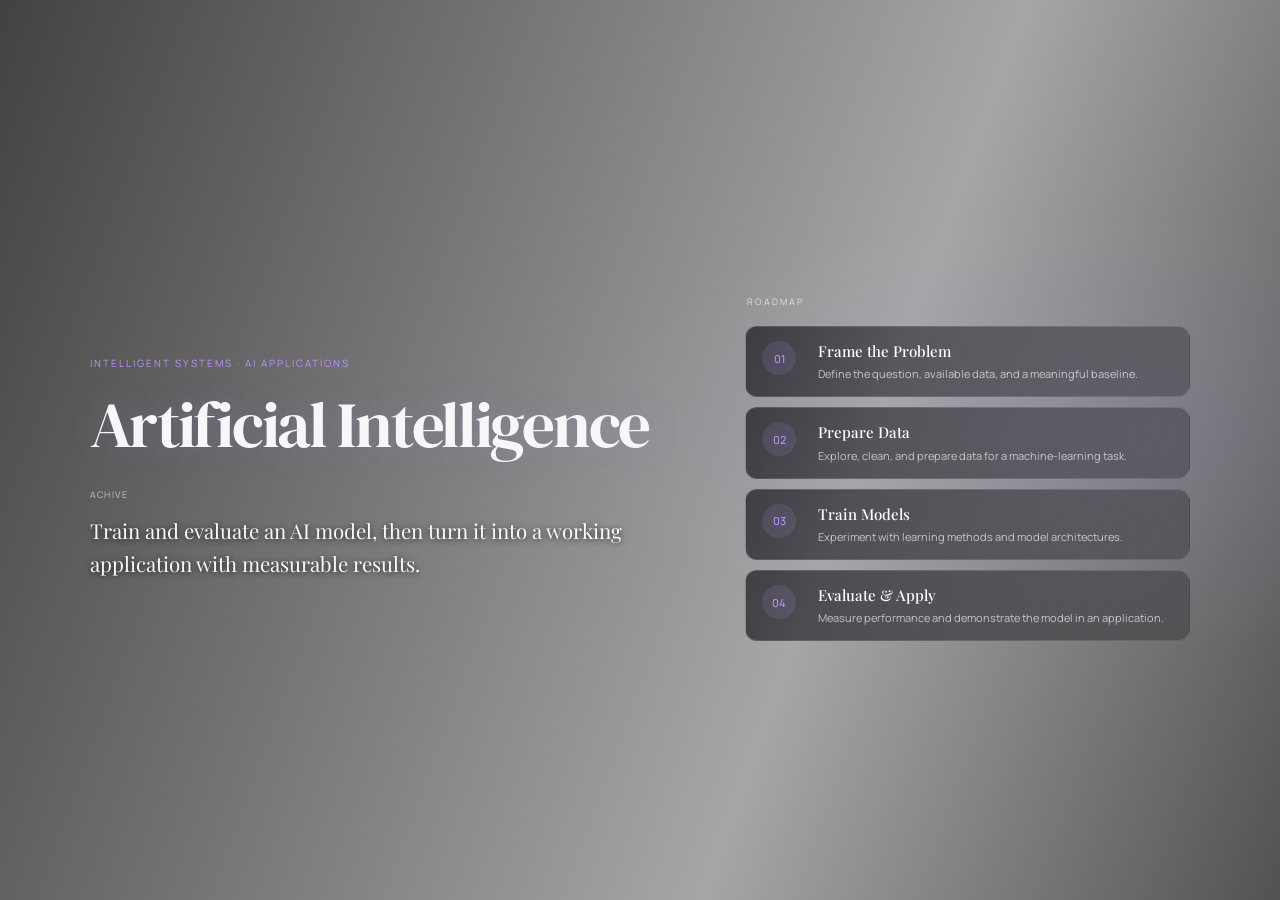
<file: website/public/topic-details/artificial-intelligence.html>
<!doctype html>
<html lang="en">
<head>
  <meta charset="utf-8">
  <meta name="viewport" content="width=device-width,initial-scale=1">
  <link rel="stylesheet" href="/website/src/topic-detail.css">
  <script src="/website/src/topic-detail.js" defer></script>
  <title>Artificial Intelligence · FPTU Smart Lab</title>
</head>
<body>
  <main class="topic-detail-page" style="--topic-accent:#BE91FF">
    <article class="topic-detail-layout">
      <div class="topic-detail-copy">
        <p class="topic-detail-kicker" data-en="INTELLIGENT SYSTEMS · AI APPLICATIONS" data-vi="HỆ THỐNG THÔNG MINH · ỨNG DỤNG AI">INTELLIGENT SYSTEMS · AI APPLICATIONS</p>
        <h1 data-en="Artificial Intelligence" data-vi="Trí tuệ nhân tạo">Artificial Intelligence</h1>
        <div class="topic-outcome">
          <p class="topic-outcome-label">ACHIVE</p>
          <p class="topic-description" data-en="Train and evaluate an AI model, then turn it into a working application with measurable results." data-vi="Huấn luyện và đánh giá mô hình AI, sau đó phát triển thành ứng dụng hoạt động với kết quả đo lường được.">Train and evaluate an AI model, then turn it into a working application with measurable results.</p>
        </div>
      </div>
      <aside class="topic-roadmap" aria-label="Learning roadmap">
        <p class="roadmap-heading">ROADMAP</p>
        <ol>
          <li><span class="roadmap-number">01</span><div><h2 data-en="Frame the Problem" data-vi="Xác định bài toán">Frame the Problem</h2><p data-en="Define the question, available data, and a meaningful baseline." data-vi="Xác định câu hỏi, dữ liệu hiện có và mốc đánh giá ban đầu.">Define the question, available data, and a meaningful baseline.</p></div></li>
          <li><span class="roadmap-number">02</span><div><h2 data-en="Prepare Data" data-vi="Chuẩn bị dữ liệu">Prepare Data</h2><p data-en="Explore, clean, and prepare data for a machine-learning task." data-vi="Khám phá, làm sạch và chuẩn bị dữ liệu cho bài toán học máy.">Explore, clean, and prepare data for a machine-learning task.</p></div></li>
          <li><span class="roadmap-number">03</span><div><h2 data-en="Train Models" data-vi="Huấn luyện mô hình">Train Models</h2><p data-en="Experiment with learning methods and model architectures." data-vi="Thử nghiệm phương pháp học và kiến trúc mô hình.">Experiment with learning methods and model architectures.</p></div></li>
          <li><span class="roadmap-number">04</span><div><h2 data-en="Evaluate & Apply" data-vi="Đánh giá & ứng dụng">Evaluate & Apply</h2><p data-en="Measure performance and demonstrate the model in an application." data-vi="Đo lường hiệu năng và trình diễn mô hình trong một ứng dụng.">Measure performance and demonstrate the model in an application.</p></div></li>
        </ol>
      </aside>
    </article>
  </main>
</body>
</html>
</file>
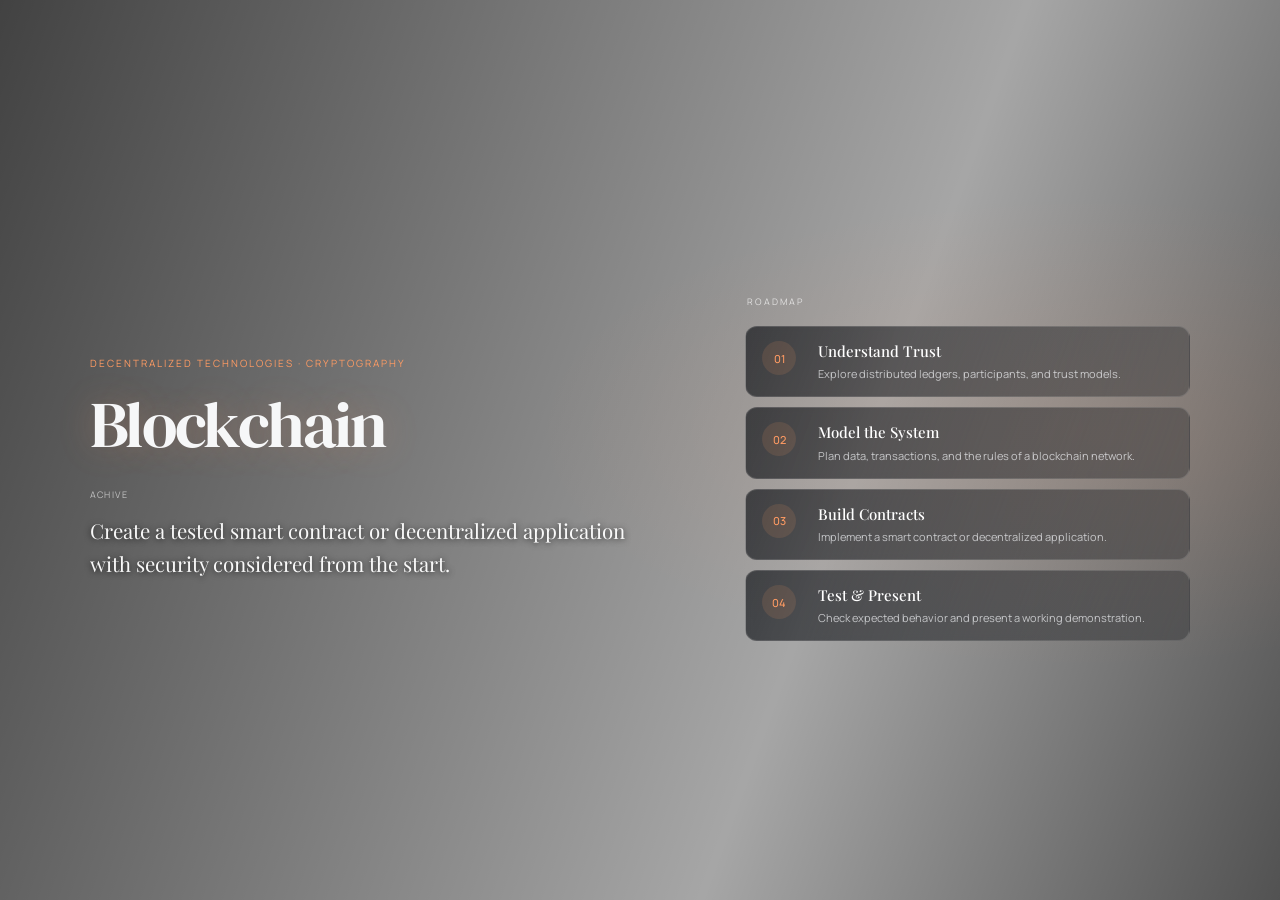
<file: website/public/topic-details/blockchain.html>
<!doctype html>
<html lang="en">
<head>
  <meta charset="utf-8">
  <meta name="viewport" content="width=device-width,initial-scale=1">
  <link rel="stylesheet" href="/website/src/topic-detail.css">
  <script src="/website/src/topic-detail.js" defer></script>
  <title>Blockchain · FPTU Smart Lab</title>
</head>
<body>
  <main class="topic-detail-page" style="--topic-accent:#FF9B63">
    <article class="topic-detail-layout">
      <div class="topic-detail-copy">
        <p class="topic-detail-kicker" data-en="DECENTRALIZED TECHNOLOGIES · CRYPTOGRAPHY" data-vi="CÔNG NGHỆ PHI TẬP TRUNG · MẬT MÃ">DECENTRALIZED TECHNOLOGIES · CRYPTOGRAPHY</p>
        <h1 data-en="Blockchain" data-vi="Chuỗi khối">Blockchain</h1>
        <div class="topic-outcome">
          <p class="topic-outcome-label">ACHIVE</p>
          <p class="topic-description" data-en="Create a tested smart contract or decentralized application with security considered from the start." data-vi="Tạo hợp đồng thông minh hoặc ứng dụng phi tập trung được kiểm thử, có tính đến bảo mật ngay từ đầu.">Create a tested smart contract or decentralized application with security considered from the start.</p>
        </div>
      </div>
      <aside class="topic-roadmap" aria-label="Learning roadmap">
        <p class="roadmap-heading">ROADMAP</p>
        <ol>
          <li><span class="roadmap-number">01</span><div><h2 data-en="Understand Trust" data-vi="Tìm hiểu niềm tin">Understand Trust</h2><p data-en="Explore distributed ledgers, participants, and trust models." data-vi="Khám phá sổ cái phân tán, các bên tham gia và mô hình tin cậy.">Explore distributed ledgers, participants, and trust models.</p></div></li>
          <li><span class="roadmap-number">02</span><div><h2 data-en="Model the System" data-vi="Mô hình hóa hệ thống">Model the System</h2><p data-en="Plan data, transactions, and the rules of a blockchain network." data-vi="Lên cấu trúc dữ liệu, giao dịch và quy tắc của mạng blockchain.">Plan data, transactions, and the rules of a blockchain network.</p></div></li>
          <li><span class="roadmap-number">03</span><div><h2 data-en="Build Contracts" data-vi="Xây dựng hợp đồng">Build Contracts</h2><p data-en="Implement a smart contract or decentralized application." data-vi="Triển khai hợp đồng thông minh hoặc ứng dụng phi tập trung.">Implement a smart contract or decentralized application.</p></div></li>
          <li><span class="roadmap-number">04</span><div><h2 data-en="Test & Present" data-vi="Kiểm thử & trình bày">Test & Present</h2><p data-en="Check expected behavior and present a working demonstration." data-vi="Kiểm tra hoạt động dự kiến và trình bày bản demo chạy được.">Check expected behavior and present a working demonstration.</p></div></li>
        </ol>
      </aside>
    </article>
  </main>
</body>
</html>
</file>
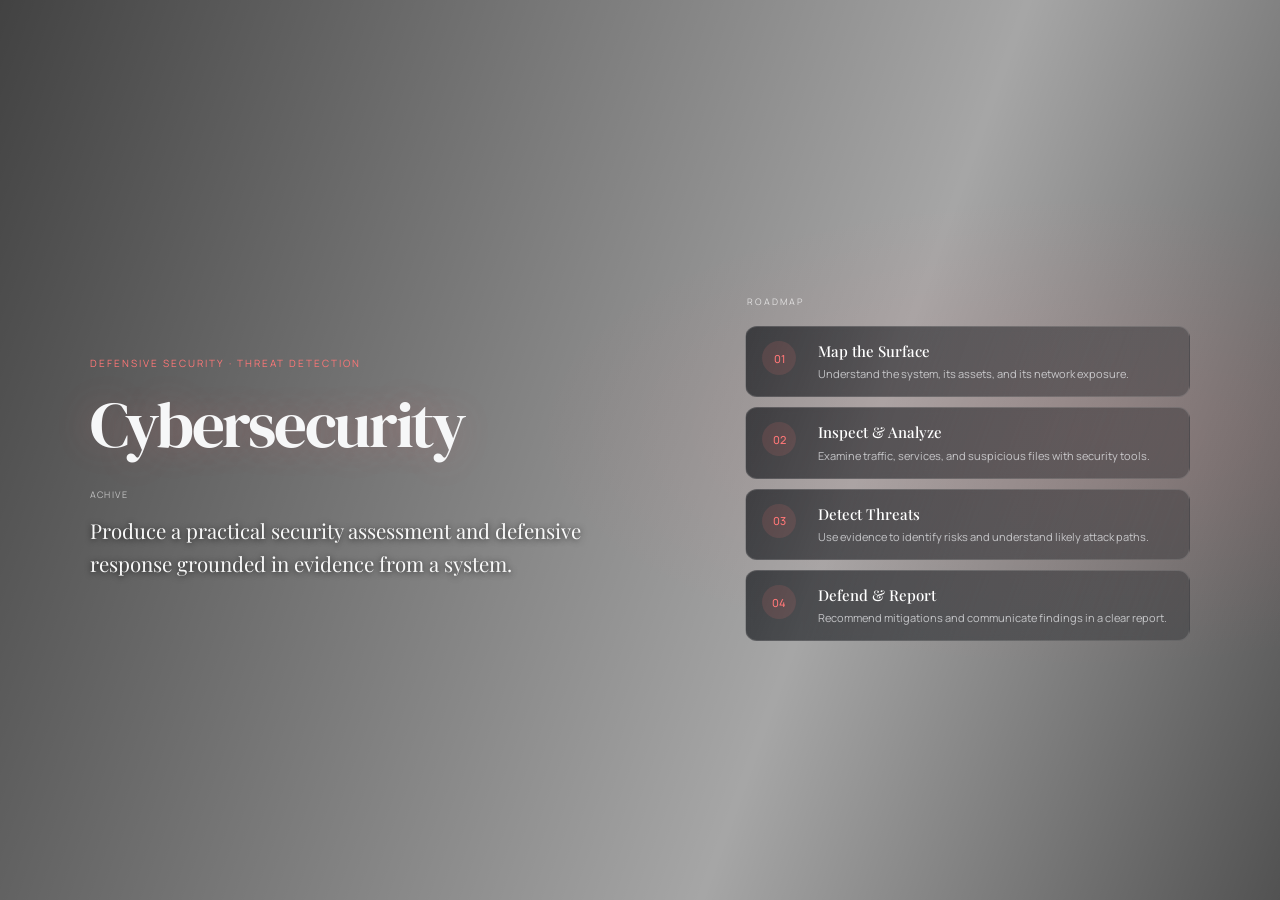
<file: website/public/topic-details/cybersecurity.html>
<!doctype html>
<html lang="en">
<head>
  <meta charset="utf-8">
  <meta name="viewport" content="width=device-width,initial-scale=1">
  <link rel="stylesheet" href="/website/src/topic-detail.css">
  <script src="/website/src/topic-detail.js" defer></script>
  <title>Cybersecurity · FPTU Smart Lab</title>
</head>
<body>
  <main class="topic-detail-page" style="--topic-accent:#FF7777">
    <article class="topic-detail-layout">
      <div class="topic-detail-copy">
        <p class="topic-detail-kicker" data-en="DEFENSIVE SECURITY · THREAT DETECTION" data-vi="PHÒNG THỦ · PHÁT HIỆN MỐI ĐE DỌA">DEFENSIVE SECURITY · THREAT DETECTION</p>
        <h1 data-en="Cybersecurity" data-vi="An toàn thông tin">Cybersecurity</h1>
        <div class="topic-outcome">
          <p class="topic-outcome-label">ACHIVE</p>
          <p class="topic-description" data-en="Produce a practical security assessment and defensive response grounded in evidence from a system." data-vi="Thực hiện đánh giá bảo mật và đề xuất ứng phó phòng thủ dựa trên bằng chứng thu thập từ hệ thống.">Produce a practical security assessment and defensive response grounded in evidence from a system.</p>
        </div>
      </div>
      <aside class="topic-roadmap" aria-label="Learning roadmap">
        <p class="roadmap-heading">ROADMAP</p>
        <ol>
          <li><span class="roadmap-number">01</span><div><h2 data-en="Map the Surface" data-vi="Khảo sát bề mặt">Map the Surface</h2><p data-en="Understand the system, its assets, and its network exposure." data-vi="Tìm hiểu hệ thống, tài sản và mức độ lộ diện trên mạng.">Understand the system, its assets, and its network exposure.</p></div></li>
          <li><span class="roadmap-number">02</span><div><h2 data-en="Inspect & Analyze" data-vi="Kiểm tra & phân tích">Inspect & Analyze</h2><p data-en="Examine traffic, services, and suspicious files with security tools." data-vi="Kiểm tra lưu lượng, dịch vụ và tệp đáng ngờ bằng công cụ bảo mật.">Examine traffic, services, and suspicious files with security tools.</p></div></li>
          <li><span class="roadmap-number">03</span><div><h2 data-en="Detect Threats" data-vi="Phát hiện mối đe dọa">Detect Threats</h2><p data-en="Use evidence to identify risks and understand likely attack paths." data-vi="Dùng bằng chứng để xác định rủi ro và tìm hiểu các hướng tấn công có thể xảy ra.">Use evidence to identify risks and understand likely attack paths.</p></div></li>
          <li><span class="roadmap-number">04</span><div><h2 data-en="Defend & Report" data-vi="Phòng thủ & báo cáo">Defend & Report</h2><p data-en="Recommend mitigations and communicate findings in a clear report." data-vi="Đề xuất biện pháp giảm thiểu và trình bày phát hiện trong báo cáo rõ ràng.">Recommend mitigations and communicate findings in a clear report.</p></div></li>
        </ol>
      </aside>
    </article>
  </main>
</body>
</html>
</file>
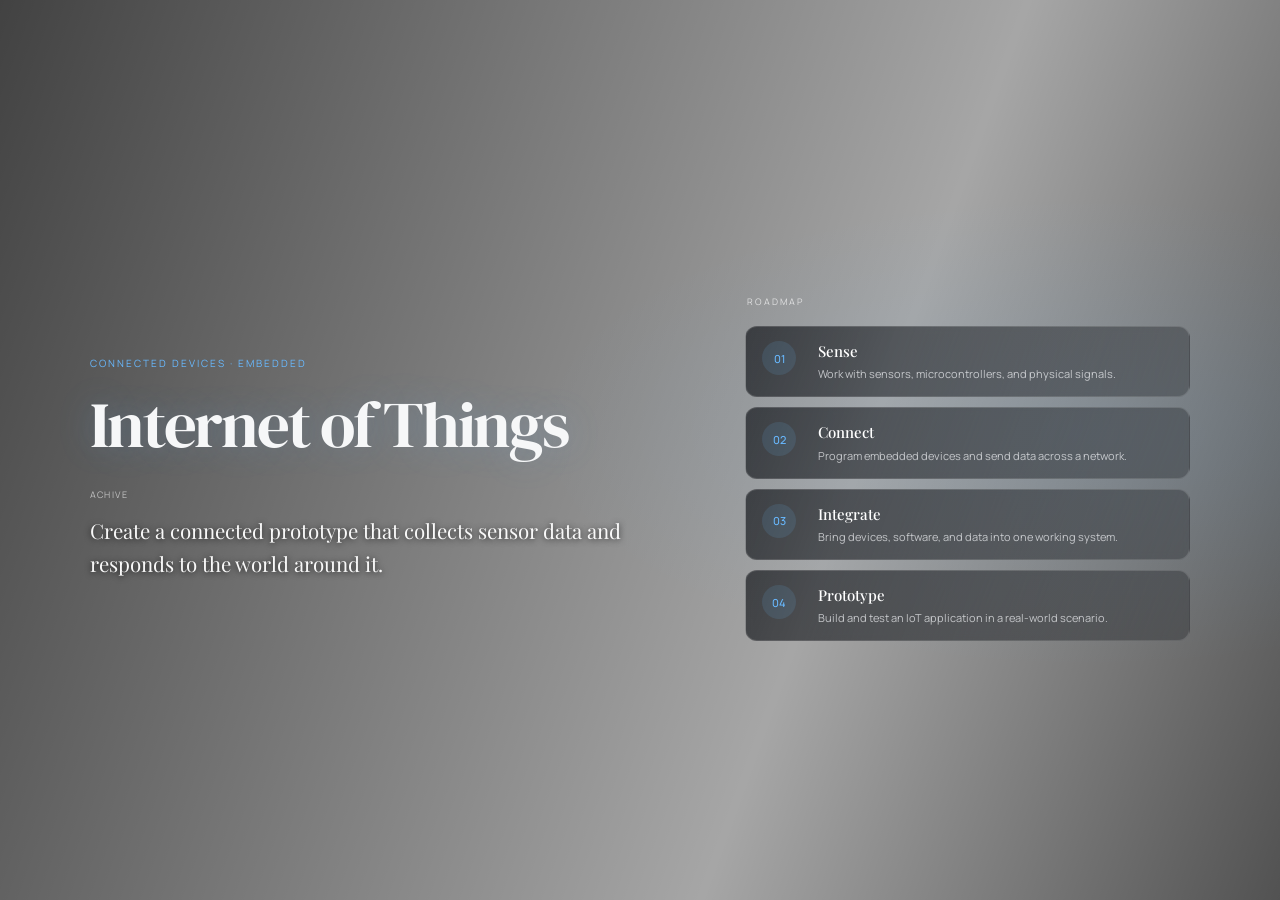
<file: website/public/topic-details/internet-of-things.html>
<!doctype html>
<html lang="en">
<head>
  <meta charset="utf-8">
  <meta name="viewport" content="width=device-width,initial-scale=1">
  <link rel="stylesheet" href="/website/src/topic-detail.css">
  <script src="/website/src/topic-detail.js" defer></script>
  <title>Internet of Things · FPTU Smart Lab</title>
</head>
<body>
  <main class="topic-detail-page" style="--topic-accent:#68B9FF">
    <article class="topic-detail-layout">
      <div class="topic-detail-copy">
        <p class="topic-detail-kicker" data-en="CONNECTED DEVICES · EMBEDDED" data-vi="THIẾT BỊ KẾT NỐI · HỆ THỐNG NHÚNG">CONNECTED DEVICES · EMBEDDED</p>
        <h1 data-en="Internet of Things" data-vi="Internet vạn vật">Internet of Things</h1>
        <div class="topic-outcome">
          <p class="topic-outcome-label">ACHIVE</p>
          <p class="topic-description" data-en="Create a connected prototype that collects sensor data and responds to the world around it." data-vi="Tạo một nguyên mẫu kết nối có thể thu thập dữ liệu cảm biến và phản hồi với môi trường xung quanh.">Create a connected prototype that collects sensor data and responds to the world around it.</p>
        </div>
      </div>
      <aside class="topic-roadmap" aria-label="Learning roadmap">
        <p class="roadmap-heading">ROADMAP</p>
        <ol>
          <li><span class="roadmap-number">01</span><div><h2 data-en="Sense" data-vi="Cảm nhận">Sense</h2><p data-en="Work with sensors, microcontrollers, and physical signals." data-vi="Làm việc với cảm biến, vi điều khiển và tín hiệu vật lý.">Work with sensors, microcontrollers, and physical signals.</p></div></li>
          <li><span class="roadmap-number">02</span><div><h2 data-en="Connect" data-vi="Kết nối">Connect</h2><p data-en="Program embedded devices and send data across a network." data-vi="Lập trình thiết bị nhúng và truyền dữ liệu qua mạng.">Program embedded devices and send data across a network.</p></div></li>
          <li><span class="roadmap-number">03</span><div><h2 data-en="Integrate" data-vi="Tích hợp">Integrate</h2><p data-en="Bring devices, software, and data into one working system." data-vi="Kết hợp thiết bị, phần mềm và dữ liệu thành một hệ thống hoạt động.">Bring devices, software, and data into one working system.</p></div></li>
          <li><span class="roadmap-number">04</span><div><h2 data-en="Prototype" data-vi="Tạo nguyên mẫu">Prototype</h2><p data-en="Build and test an IoT application in a real-world scenario." data-vi="Xây dựng và kiểm thử ứng dụng IoT trong tình huống thực tế.">Build and test an IoT application in a real-world scenario.</p></div></li>
        </ol>
      </aside>
    </article>
  </main>
</body>
</html>
</file>
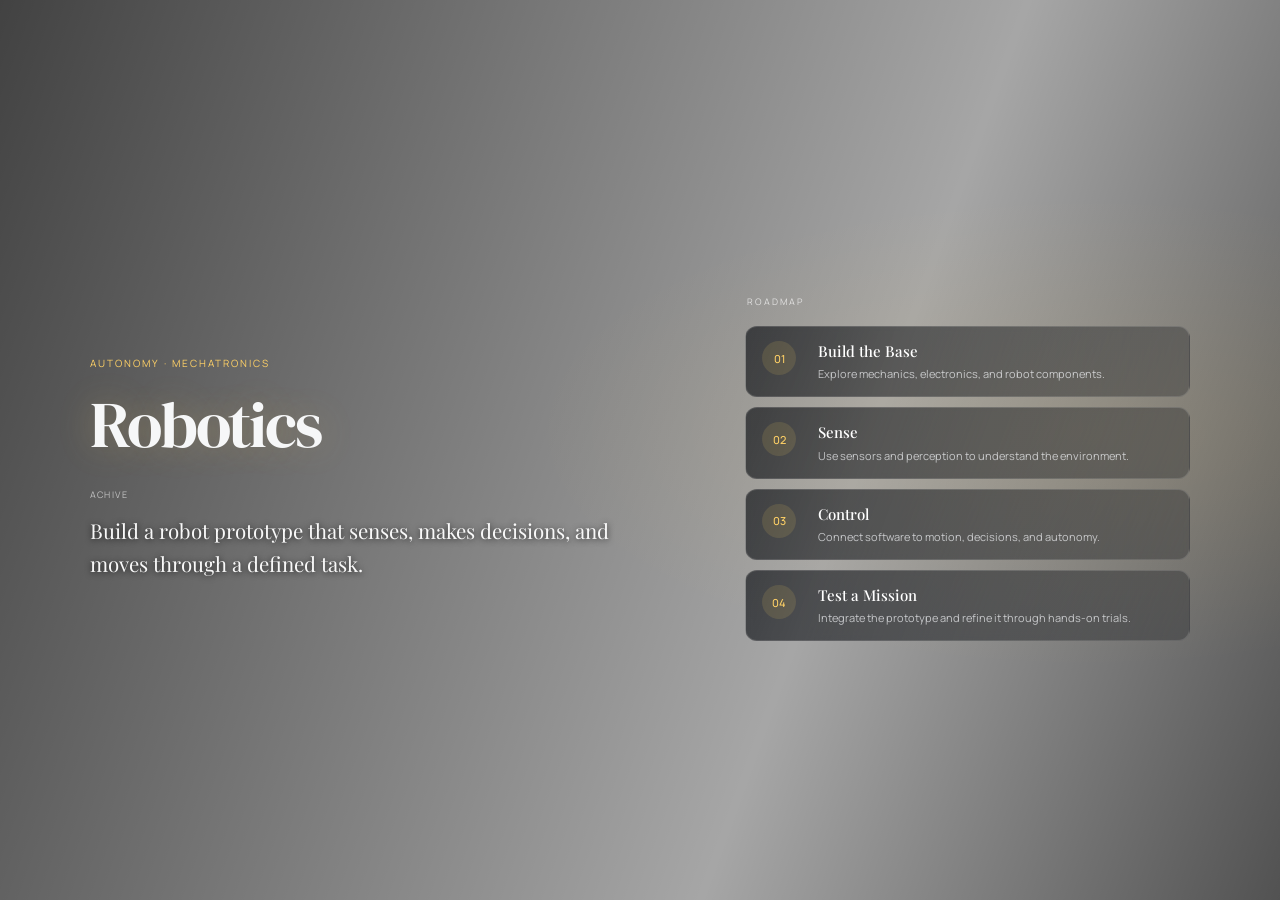
<file: website/public/topic-details/robotics.html>
<!doctype html>
<html lang="en">
<head>
  <meta charset="utf-8">
  <meta name="viewport" content="width=device-width,initial-scale=1">
  <link rel="stylesheet" href="/website/src/topic-detail.css">
  <script src="/website/src/topic-detail.js" defer></script>
  <title>Robotics · FPTU Smart Lab</title>
</head>
<body>
  <main class="topic-detail-page" style="--topic-accent:#FFD166">
    <article class="topic-detail-layout">
      <div class="topic-detail-copy">
        <p class="topic-detail-kicker" data-en="AUTONOMY · MECHATRONICS" data-vi="TỰ ĐỘNG HÓA · CƠ ĐIỆN TỬ">AUTONOMY · MECHATRONICS</p>
        <h1 data-en="Robotics" data-vi="Robot học">Robotics</h1>
        <div class="topic-outcome">
          <p class="topic-outcome-label">ACHIVE</p>
          <p class="topic-description" data-en="Build a robot prototype that senses, makes decisions, and moves through a defined task." data-vi="Xây dựng nguyên mẫu robot có thể cảm nhận, đưa ra quyết định và thực hiện một nhiệm vụ cụ thể.">Build a robot prototype that senses, makes decisions, and moves through a defined task.</p>
        </div>
      </div>
      <aside class="topic-roadmap" aria-label="Learning roadmap">
        <p class="roadmap-heading">ROADMAP</p>
        <ol>
          <li><span class="roadmap-number">01</span><div><h2 data-en="Build the Base" data-vi="Dựng nền tảng">Build the Base</h2><p data-en="Explore mechanics, electronics, and robot components." data-vi="Tìm hiểu cơ khí, điện tử và các thành phần của robot.">Explore mechanics, electronics, and robot components.</p></div></li>
          <li><span class="roadmap-number">02</span><div><h2 data-en="Sense" data-vi="Cảm nhận">Sense</h2><p data-en="Use sensors and perception to understand the environment." data-vi="Dùng cảm biến và xử lý nhận thức để hiểu môi trường.">Use sensors and perception to understand the environment.</p></div></li>
          <li><span class="roadmap-number">03</span><div><h2 data-en="Control" data-vi="Điều khiển">Control</h2><p data-en="Connect software to motion, decisions, and autonomy." data-vi="Kết nối phần mềm với chuyển động, quyết định và khả năng tự hành.">Connect software to motion, decisions, and autonomy.</p></div></li>
          <li><span class="roadmap-number">04</span><div><h2 data-en="Test a Mission" data-vi="Thử nghiệm nhiệm vụ">Test a Mission</h2><p data-en="Integrate the prototype and refine it through hands-on trials." data-vi="Tích hợp nguyên mẫu và cải tiến qua các lần thử nghiệm thực tế.">Integrate the prototype and refine it through hands-on trials.</p></div></li>
        </ol>
      </aside>
    </article>
  </main>
</body>
</html>
</file>
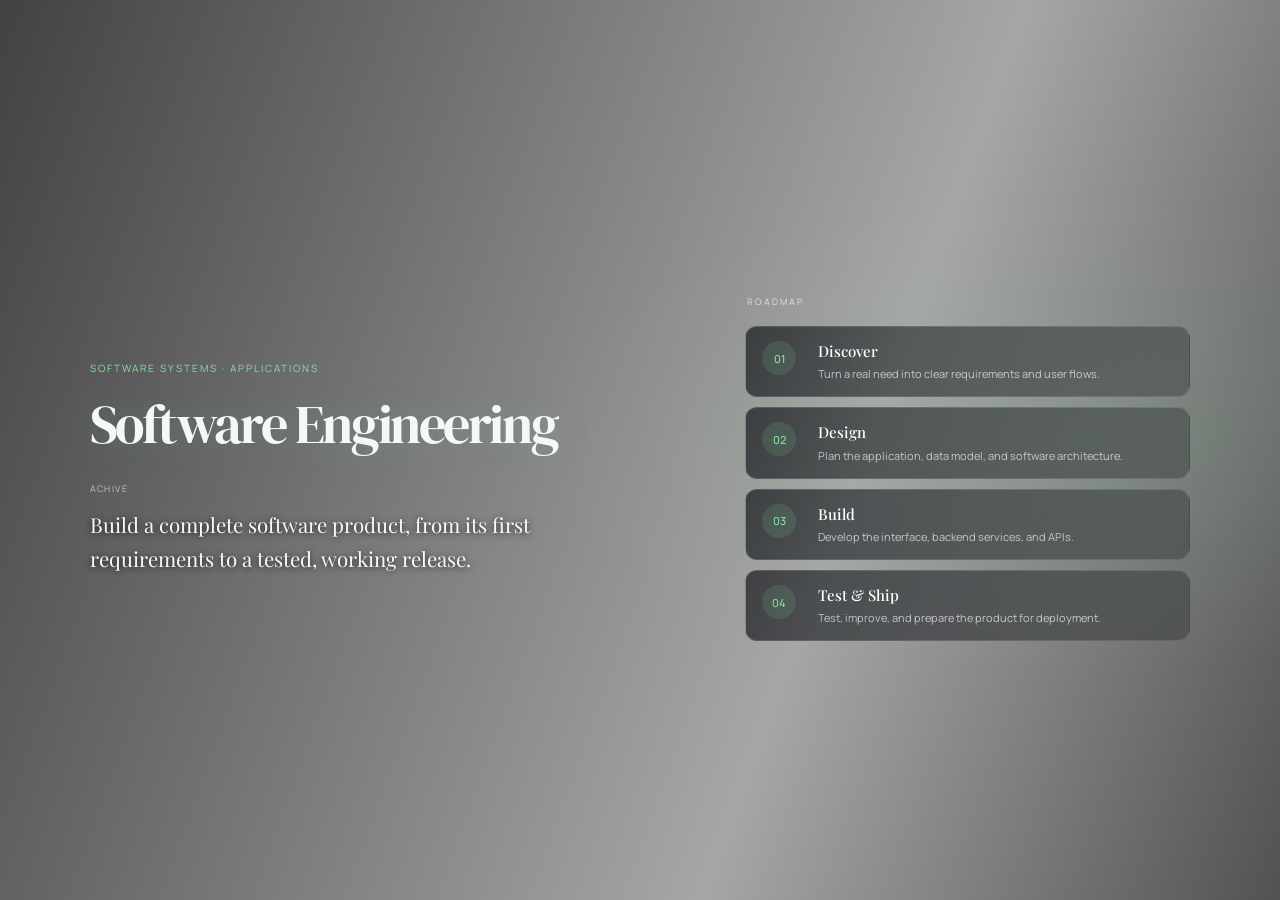
<file: website/public/topic-details/software-engineering.html>
<!doctype html>
<html lang="en">
<head>
  <meta charset="utf-8">
  <meta name="viewport" content="width=device-width,initial-scale=1">
  <link rel="stylesheet" href="/website/src/topic-detail.css">
  <script src="/website/src/topic-detail.js" defer></script>
  <title>Software Engineering · FPTU Smart Lab</title>
</head>
<body>
  <main class="topic-detail-page software-engineering" style="--topic-accent:#86E3A3">
    <article class="topic-detail-layout">
      <div class="topic-detail-copy">
        <p class="topic-detail-kicker" data-en="SOFTWARE SYSTEMS · APPLICATIONS" data-vi="HỆ THỐNG · ỨNG DỤNG PHẦN MỀM">SOFTWARE SYSTEMS · APPLICATIONS</p>
        <h1 data-en="Software Engineering" data-vi="Công nghệ phần mềm">Software Engineering</h1>
        <div class="topic-outcome">
          <p class="topic-outcome-label">ACHIVE</p>
          <p class="topic-description" data-en="Build a complete software product, from its first requirements to a tested, working release." data-vi="Xây dựng một sản phẩm phần mềm hoàn chỉnh, từ yêu cầu ban đầu đến phiên bản được kiểm thử và vận hành.">Build a complete software product, from its first requirements to a tested, working release.</p>
        </div>
      </div>
      <aside class="topic-roadmap" aria-label="Learning roadmap">
        <p class="roadmap-heading">ROADMAP</p>
        <ol>
          <li><span class="roadmap-number">01</span><div><h2 data-en="Discover" data-vi="Khám phá">Discover</h2><p data-en="Turn a real need into clear requirements and user flows." data-vi="Chuyển nhu cầu thực tế thành yêu cầu và luồng sử dụng rõ ràng.">Turn a real need into clear requirements and user flows.</p></div></li>
          <li><span class="roadmap-number">02</span><div><h2 data-en="Design" data-vi="Thiết kế">Design</h2><p data-en="Plan the application, data model, and software architecture." data-vi="Lên cấu trúc ứng dụng, mô hình dữ liệu và kiến trúc phần mềm.">Plan the application, data model, and software architecture.</p></div></li>
          <li><span class="roadmap-number">03</span><div><h2 data-en="Build" data-vi="Phát triển">Build</h2><p data-en="Develop the interface, backend services, and APIs." data-vi="Phát triển giao diện, dịch vụ backend và API.">Develop the interface, backend services, and APIs.</p></div></li>
          <li><span class="roadmap-number">04</span><div><h2 data-en="Test & Ship" data-vi="Kiểm thử & phát hành">Test & Ship</h2><p data-en="Test, improve, and prepare the product for deployment." data-vi="Kiểm thử, hoàn thiện và chuẩn bị triển khai sản phẩm.">Test, improve, and prepare the product for deployment.</p></div></li>
        </ol>
      </aside>
    </article>
  </main>
</body>
</html>
</file>
<file: website/src/topic-detail.css>
@import url('https://fonts.googleapis.com/css2?family=DM+Serif+Display&family=Playfair+Display:wght@400;500;600&family=Manrope:wght@300;400;500;600&display=swap');
*{box-sizing:border-box}
html,body{width:100%;height:100%;margin:0;background:transparent;color:#f6f7f8;font-family:Manrope,Arial,sans-serif;overflow:hidden}
.topic-detail-page{--topic-accent:#68b9ff;position:relative;isolation:isolate;width:100%;height:100%;min-height:100svh;display:grid;place-items:center;padding:clamp(76px,9vh,108px) 7vw clamp(28px,5vh,52px);overflow:hidden;background:radial-gradient(ellipse at 84% 48%,color-mix(in srgb,var(--topic-accent) 11%,transparent),transparent 36%),linear-gradient(110deg,rgba(0,0,0,.74),rgba(0,0,0,.35) 64%,rgba(0,0,0,.68))}
.topic-detail-layout{width:min(1420px,100%);height:min(690px,100%);margin:0 auto;display:grid;grid-template-columns:minmax(0,1.12fr) minmax(340px,.88fr);align-items:center;gap:clamp(38px,7vw,112px)}
.topic-detail-copy{max-width:790px}
.topic-detail-kicker,.topic-outcome-label,.roadmap-heading{margin:0;color:var(--topic-accent);font-size:10px;line-height:1.5;letter-spacing:.2em;text-transform:uppercase}
.topic-detail-copy h1{max-width:780px;margin:22px 0 31px;font:clamp(42px,5.1vw,76px)/.98 "DM Serif Display",Georgia,serif;font-weight:400;letter-spacing:-.035em;text-wrap:balance;text-shadow:0 0 36px color-mix(in srgb,var(--topic-accent) 24%,transparent)}
.software-engineering .topic-detail-copy h1{max-width:none;font-size:clamp(38px,4.2vw,62px);white-space:nowrap;text-wrap:nowrap;letter-spacing:-.045em}
.topic-outcome{max-width:700px;padding-left:0}
.topic-outcome-label{color:rgba(255,255,255,.62);font-size:9px;letter-spacing:.16em}
.topic-description{margin:13px 0 0;color:rgba(255,255,255,.96);font:clamp(18px,1.6vw,24px)/1.62 "Playfair Display",Georgia,serif;text-shadow:0 1px 6px rgba(0,0,0,.75)}
.topic-roadmap{width:100%;max-width:600px;justify-self:end}
.roadmap-heading{margin:0 0 18px 2px;color:rgba(255,255,255,.7);font-size:9px;letter-spacing:.2em}
.topic-roadmap ol{list-style:none;display:grid;gap:10px;margin:0;padding:0}
.topic-roadmap li{display:grid;grid-template-columns:44px minmax(0,1fr);align-items:start;gap:12px;padding:14px 16px;border:1px solid rgba(255,255,255,.13);border-radius:12px;background:linear-gradient(110deg,rgba(4,7,12,.62),rgba(4,7,12,.26));backdrop-filter:blur(3px)}
.roadmap-number{display:grid;place-items:center;width:34px;height:34px;border-radius:50%;color:var(--topic-accent);background:color-mix(in srgb,var(--topic-accent) 12%,transparent);font:500 11px/1 Manrope,Arial,sans-serif;letter-spacing:.04em}
.topic-roadmap li h2{margin:0 0 4px;color:#fff;font:500 15px/1.35 "Playfair Display",Georgia,serif}
.topic-roadmap li p{margin:0;max-width:440px;color:rgba(245,247,250,.7);font-size:11px;line-height:1.55}
@media(max-width:900px){
  .topic-detail-page{padding:72px 6vw 28px}
  .topic-detail-layout{grid-template-columns:minmax(0,1fr) minmax(270px,.9fr);gap:28px}
  .topic-detail-copy h1{font-size:clamp(38px,5vw,58px);margin:18px 0 24px}
  .software-engineering .topic-detail-copy h1{font-size:clamp(30px,4.4vw,42px)}
  .topic-description{font-size:clamp(16px,2vw,20px)}
  .topic-roadmap ol{gap:8px}
  .topic-roadmap li{padding:11px 12px;grid-template-columns:36px minmax(0,1fr);gap:9px}
}
@media(max-width:600px){
  .topic-detail-page{padding:68px 7vw 20px}
  .topic-detail-layout{height:auto;max-height:100%;grid-template-columns:1fr;align-content:center;gap:17px}
  .topic-detail-kicker{font-size:8px;letter-spacing:.15em}
  .topic-detail-copy h1{font-size:clamp(36px,9vw,50px);margin:11px 0 15px}
  .software-engineering .topic-detail-copy h1{font-size:clamp(25px,6.6vw,34px)}
  .topic-outcome-label,.roadmap-heading{font-size:8px;letter-spacing:.14em}
  .topic-description{margin-top:7px;font-size:14px;line-height:1.5}
  .roadmap-heading{margin:0 0 8px 1px}
  .topic-roadmap{max-width:none}
  .topic-roadmap ol{grid-template-columns:repeat(2,minmax(0,1fr));gap:7px}
  .topic-roadmap li{grid-template-columns:25px minmax(0,1fr);gap:7px;padding:9px 8px;border-radius:9px}
  .roadmap-number{width:24px;height:24px;font-size:9px}
  .topic-roadmap li h2{font-size:12px;margin-bottom:3px}
  .topic-roadmap li p{font-size:9px;line-height:1.4}
}
@media(max-height:650px) and (min-width:601px){
  .topic-detail-page{padding-top:62px;padding-bottom:20px}
  .topic-detail-layout{gap:30px}
  .topic-detail-copy h1{margin:14px 0 20px;font-size:clamp(38px,4.7vw,62px)}
  .topic-description{font-size:17px}
  .topic-roadmap ol{gap:7px}
  .topic-roadmap li{padding:9px 12px}
}
</file>
